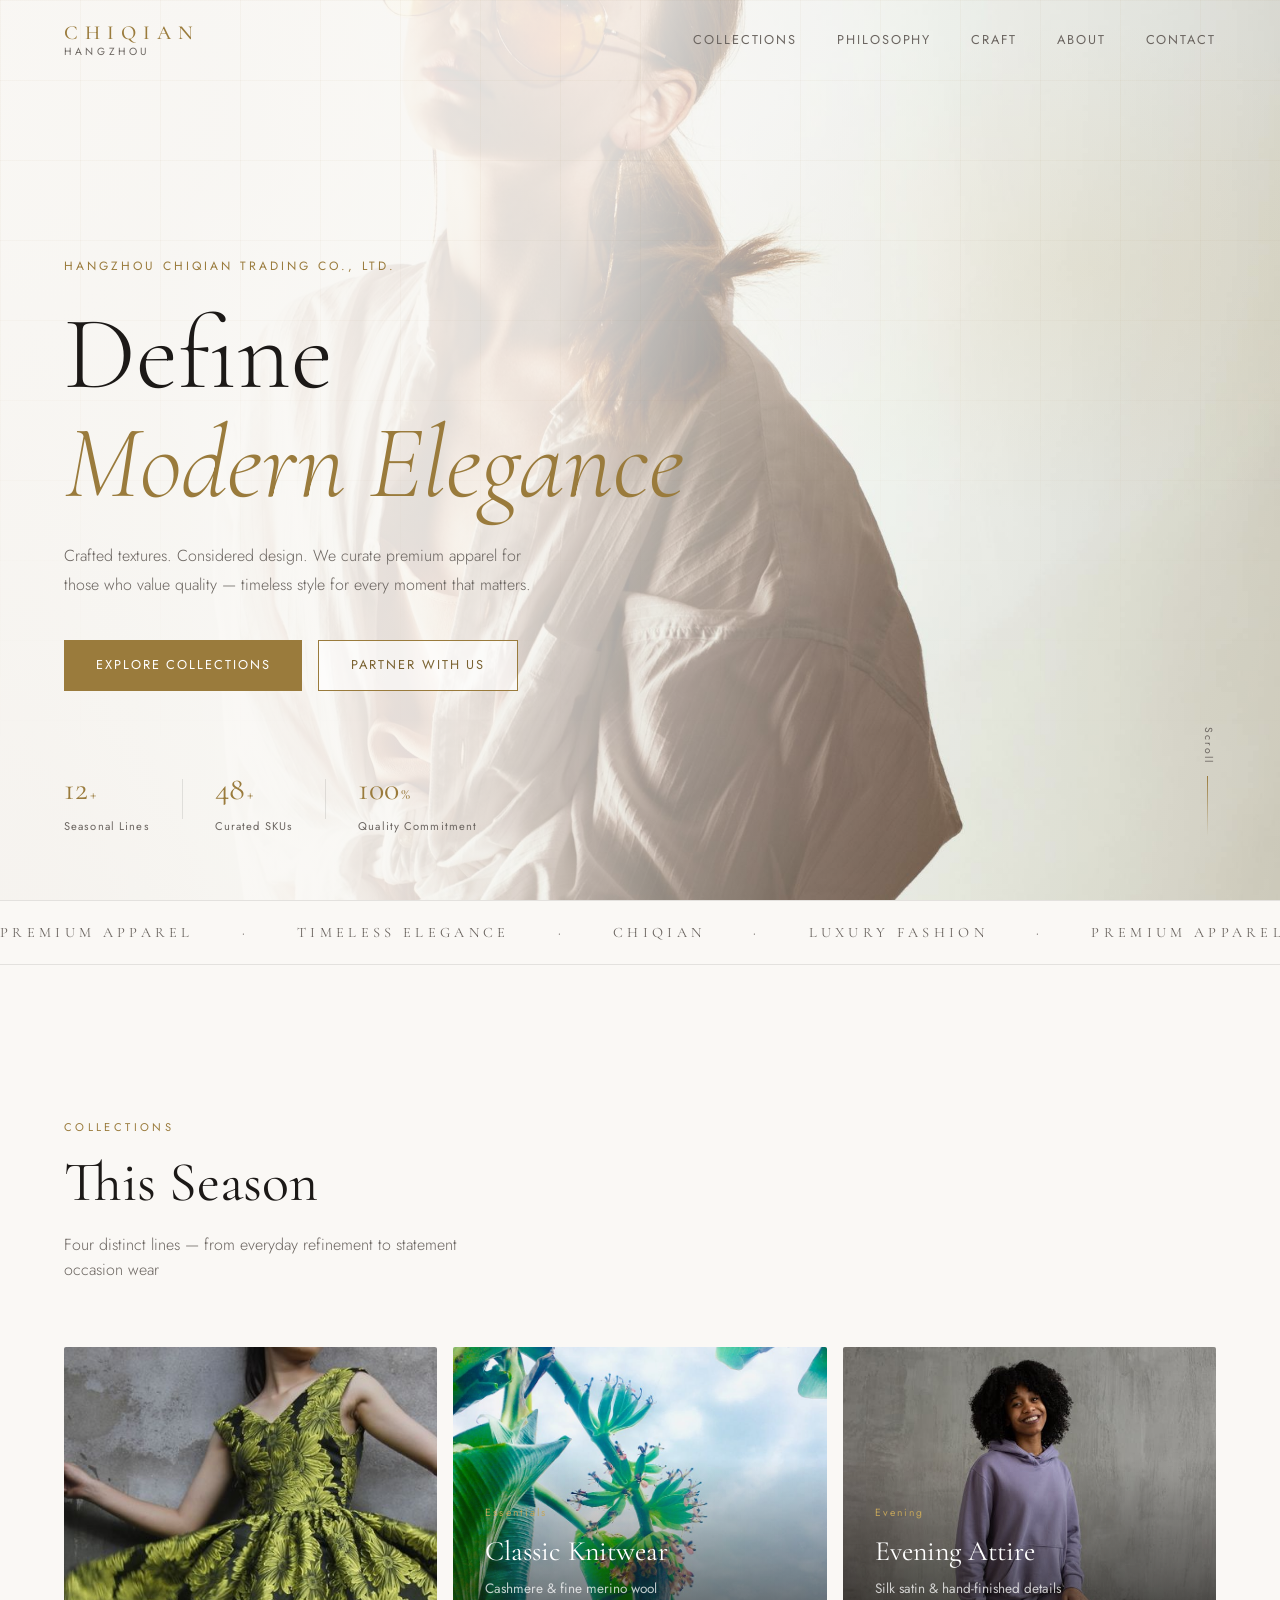
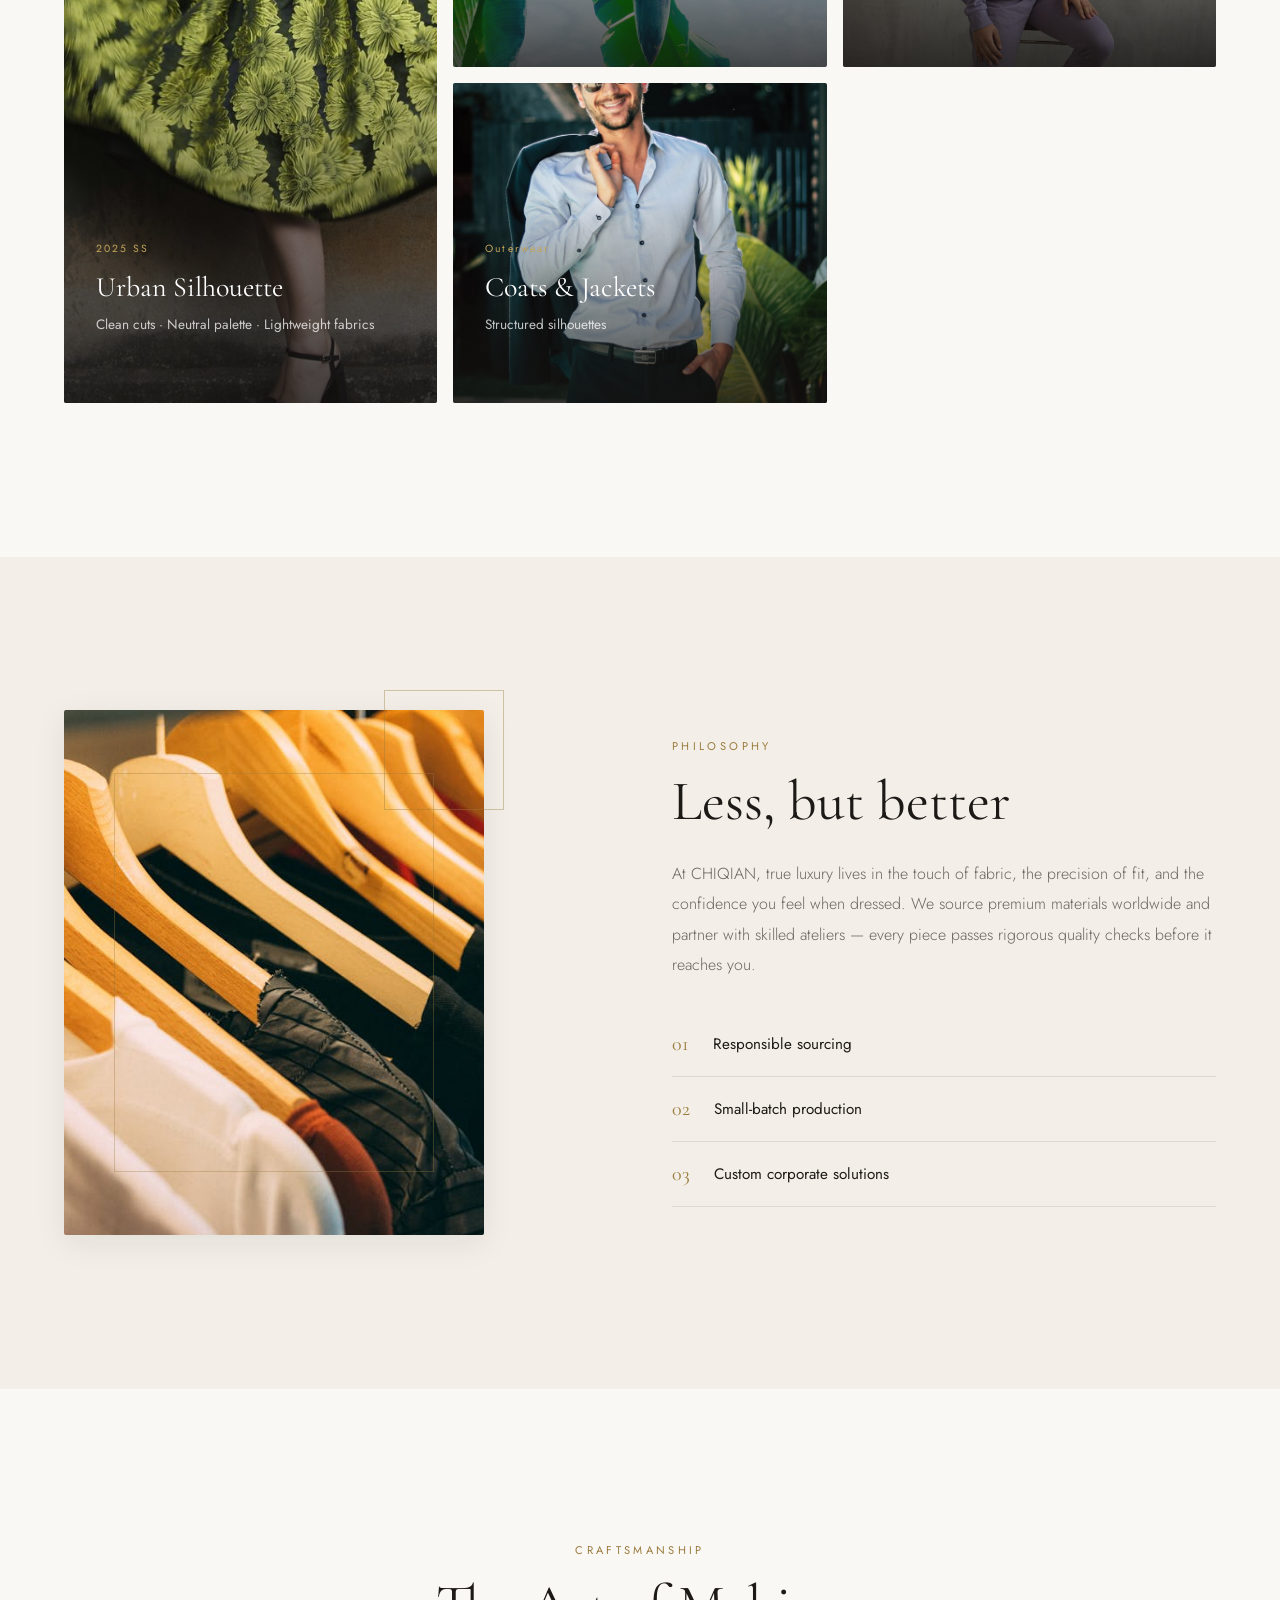
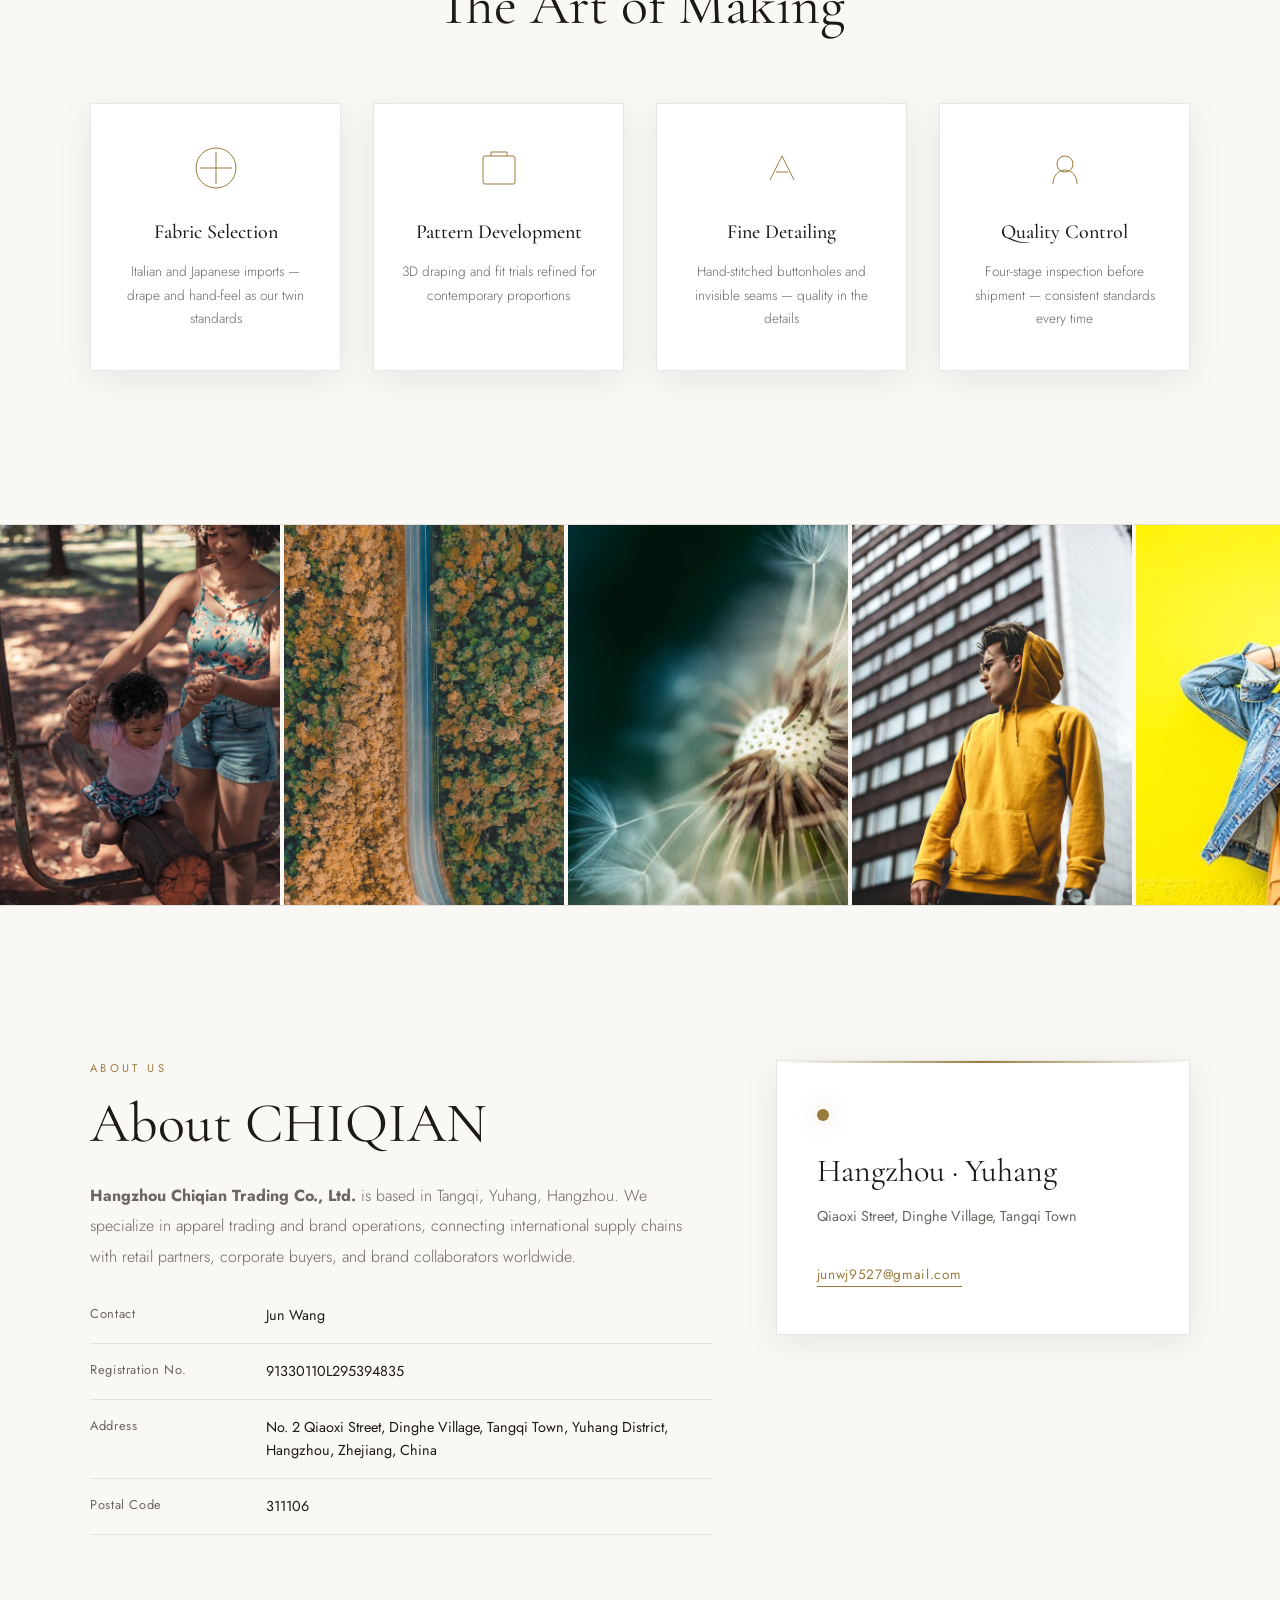
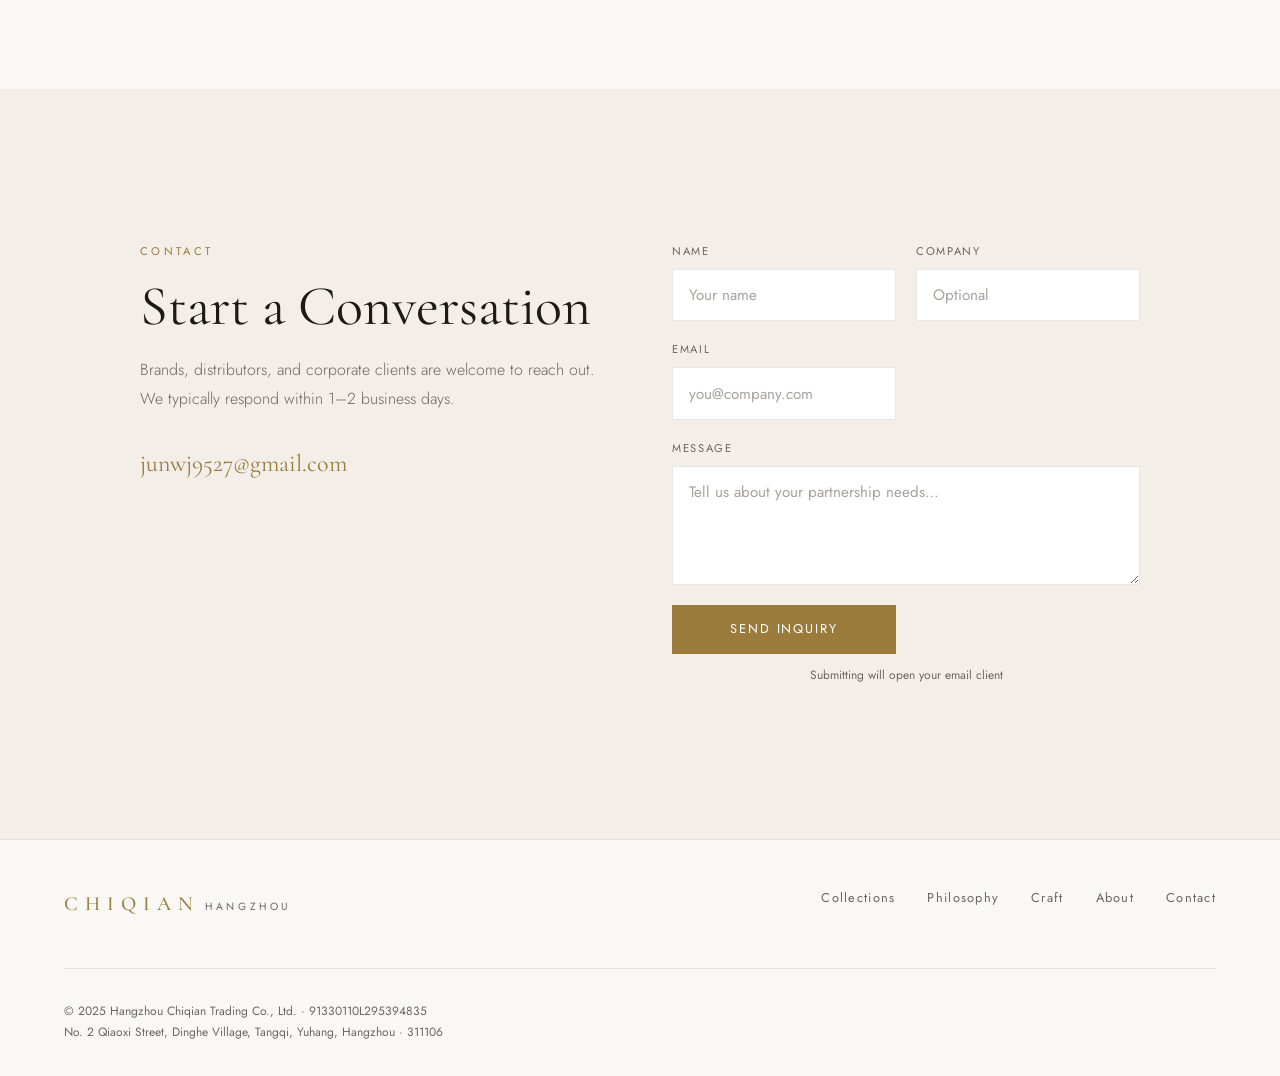
<file: index.html>
<!DOCTYPE html>
<html lang="en">
<head>
  <meta charset="UTF-8" />
  <meta name="viewport" content="width=device-width, initial-scale=1.0" />
  <meta name="description" content="Hangzhou Chiqian Trading Co., Ltd. — Premium apparel and fashion, crafted with timeless elegance." />
  <title>CHIQIAN · Premium Apparel & Fashion</title>
  <link rel="preconnect" href="https://fonts.googleapis.com" />
  <link rel="preconnect" href="https://fonts.gstatic.com" crossorigin />
  <link href="https://fonts.googleapis.com/css2?family=Cormorant+Garamond:ital,wght@0,300;0,400;0,500;0,600;1,300;1,400&family=Jost:wght@300;400;500&display=swap" rel="stylesheet" />
  <link rel="stylesheet" href="styles.css" />
</head>
<body>
  <div class="cursor-glow" aria-hidden="true"></div>

  <header class="header" id="header">
    <a href="#" class="logo">
      <span class="logo-en">CHIQIAN</span>
      <span class="logo-sub">Hangzhou</span>
    </a>
    <nav class="nav" aria-label="Main navigation">
      <a href="#collections">Collections</a>
      <a href="#philosophy">Philosophy</a>
      <a href="#craft">Craft</a>
      <a href="#about">About</a>
      <a href="#contact">Contact</a>
    </nav>
    <button class="menu-toggle" aria-label="Open menu" aria-expanded="false">
      <span></span><span></span>
    </button>
  </header>

  <div class="mobile-nav" id="mobileNav" aria-hidden="true">
    <a href="#collections">Collections</a>
    <a href="#philosophy">Philosophy</a>
    <a href="#craft">Craft</a>
    <a href="#about">About</a>
    <a href="#contact">Contact</a>
  </div>

  <main>
    <section class="hero" id="hero">
      <div class="hero-bg">
        <img
          class="hero-bg-img"
          src="images/hero.jpg"
          alt=""
          fetchpriority="high"
        />
        <div class="hero-gradient"></div>
        <div class="hero-lines" aria-hidden="true"></div>
      </div>
      <div class="hero-content">
        <p class="hero-tag">Hangzhou Chiqian Trading Co., Ltd.</p>
        <h1 class="hero-title">
          <span class="line">Define</span>
          <span class="line accent">Modern Elegance</span>
        </h1>
        <p class="hero-desc">Crafted textures. Considered design. We curate premium apparel for those who value quality — timeless style for every moment that matters.</p>
        <div class="hero-cta">
          <a href="#collections" class="btn btn-primary">Explore Collections</a>
          <a href="#contact" class="btn btn-outline">Partner With Us</a>
        </div>
      </div>
      <div class="hero-scroll" aria-hidden="true">
        <span>Scroll</span>
        <div class="scroll-line"></div>
      </div>
      <div class="hero-stats">
        <div class="stat">
          <span class="stat-num" data-count="12">0</span>
          <span class="stat-label">Seasonal Lines</span>
        </div>
        <div class="stat-divider"></div>
        <div class="stat">
          <span class="stat-num" data-count="48">0</span>
          <span class="stat-label">Curated SKUs</span>
        </div>
        <div class="stat-divider"></div>
        <div class="stat stat--percent">
          <span class="stat-num" data-count="100" data-suffix="%">0</span>
          <span class="stat-label">Quality Commitment</span>
        </div>
      </div>
    </section>

    <section class="marquee" aria-hidden="true">
      <div class="marquee-track">
        <span>PREMIUM APPAREL</span>
        <span>·</span>
        <span>TIMELESS ELEGANCE</span>
        <span>·</span>
        <span>CHIQIAN</span>
        <span>·</span>
        <span>LUXURY FASHION</span>
        <span>·</span>
        <span>PREMIUM APPAREL</span>
        <span>·</span>
        <span>TIMELESS ELEGANCE</span>
        <span>·</span>
        <span>CHIQIAN</span>
        <span>·</span>
        <span>LUXURY FASHION</span>
        <span>·</span>
      </div>
    </section>

    <section class="section collections" id="collections">
      <div class="section-header">
        <span class="section-label">Collections</span>
        <h2 class="section-title">This Season</h2>
        <p class="section-sub">Four distinct lines — from everyday refinement to statement occasion wear</p>
      </div>
      <div class="collection-grid">
        <article class="collection-card collection-card--large" data-reveal>
          <div class="card-visual">
            <img src="images/collection-urban.jpg" alt="Urban Silhouette — tailored streetwear" loading="lazy" />
          </div>
          <div class="card-overlay">
            <span class="card-season">2025 SS</span>
            <h3>Urban Silhouette</h3>
            <p>Clean cuts · Neutral palette · Lightweight fabrics</p>
            <a href="#contact" class="card-link">Inquire →</a>
          </div>
        </article>
        <article class="collection-card" data-reveal>
          <div class="card-visual">
            <img src="images/collection-knit.jpg" alt="Classic Knitwear — cashmere and wool" loading="lazy" />
          </div>
          <div class="card-overlay">
            <span class="card-season">Essentials</span>
            <h3>Classic Knitwear</h3>
            <p>Cashmere & fine merino wool</p>
            <a href="#contact" class="card-link">Inquire →</a>
          </div>
        </article>
        <article class="collection-card" data-reveal>
          <div class="card-visual">
            <img src="images/collection-evening.jpg" alt="Evening Attire — silk and evening dress" loading="lazy" />
          </div>
          <div class="card-overlay">
            <span class="card-season">Evening</span>
            <h3>Evening Attire</h3>
            <p>Silk satin & hand-finished details</p>
            <a href="#contact" class="card-link">Inquire →</a>
          </div>
        </article>
        <article class="collection-card" data-reveal>
          <div class="card-visual">
            <img src="images/collection-coat.jpg" alt="Outerwear — structured coats and jackets" loading="lazy" />
          </div>
          <div class="card-overlay">
            <span class="card-season">Outerwear</span>
            <h3>Coats & Jackets</h3>
            <p>Structured silhouettes</p>
            <a href="#contact" class="card-link">Inquire →</a>
          </div>
        </article>
      </div>
    </section>

    <section class="section philosophy" id="philosophy">
      <div class="philosophy-inner">
        <div class="philosophy-visual" data-reveal>
          <div class="philosophy-frame">
            <img
              class="philosophy-img"
              src="images/philosophy.jpg"
              alt="Fabric and garment craftsmanship"
              loading="lazy"
            />
            <div class="philosophy-accent"></div>
          </div>
        </div>
        <div class="philosophy-text" data-reveal>
          <span class="section-label">Philosophy</span>
          <h2 class="section-title">Less, but better</h2>
          <p>At CHIQIAN, true luxury lives in the touch of fabric, the precision of fit, and the confidence you feel when dressed. We source premium materials worldwide and partner with skilled ateliers — every piece passes rigorous quality checks before it reaches you.</p>
          <ul class="philosophy-list">
            <li><span>01</span> Responsible sourcing</li>
            <li><span>02</span> Small-batch production</li>
            <li><span>03</span> Custom corporate solutions</li>
          </ul>
        </div>
      </div>
    </section>

    <section class="section craft" id="craft">
      <div class="section-header center">
        <span class="section-label">Craftsmanship</span>
        <h2 class="section-title">The Art of Making</h2>
      </div>
      <div class="craft-grid">
        <div class="craft-item" data-reveal>
          <div class="craft-icon">
            <svg viewBox="0 0 48 48" fill="none" stroke="currentColor" stroke-width="1"><path d="M8 24h32M24 8v32"/><circle cx="24" cy="24" r="20"/></svg>
          </div>
          <h3>Fabric Selection</h3>
          <p>Italian and Japanese imports — drape and hand-feel as our twin standards</p>
        </div>
        <div class="craft-item" data-reveal>
          <div class="craft-icon">
            <svg viewBox="0 0 48 48" fill="none" stroke="currentColor" stroke-width="1"><rect x="8" y="12" width="32" height="28" rx="2"/><path d="M16 12V8h16v4"/></svg>
          </div>
          <h3>Pattern Development</h3>
          <p>3D draping and fit trials refined for contemporary proportions</p>
        </div>
        <div class="craft-item" data-reveal>
          <div class="craft-icon">
            <svg viewBox="0 0 48 48" fill="none" stroke="currentColor" stroke-width="1"><path d="M12 36l12-24 12 24"/><path d="M18 28h12"/></svg>
          </div>
          <h3>Fine Detailing</h3>
          <p>Hand-stitched buttonholes and invisible seams — quality in the details</p>
        </div>
        <div class="craft-item" data-reveal>
          <div class="craft-icon">
            <svg viewBox="0 0 48 48" fill="none" stroke="currentColor" stroke-width="1"><circle cx="24" cy="20" r="8"/><path d="M12 40c0-8 5.4-14 12-14s12 6 12 14"/></svg>
          </div>
          <h3>Quality Control</h3>
          <p>Four-stage inspection before shipment — consistent standards every time</p>
        </div>
      </div>
    </section>

    <section class="section lookbook" aria-label="Lookbook gallery">
      <div class="lookbook-track">
        <figure class="lookbook-item"><img src="images/lookbook-1.jpg" alt="Fashion look 1" loading="lazy" /></figure>
        <figure class="lookbook-item"><img src="images/lookbook-2.jpg" alt="Fashion look 2" loading="lazy" /></figure>
        <figure class="lookbook-item"><img src="images/lookbook-3.jpg" alt="Fashion look 3" loading="lazy" /></figure>
        <figure class="lookbook-item"><img src="images/lookbook-4.jpg" alt="Fashion look 4" loading="lazy" /></figure>
        <figure class="lookbook-item"><img src="images/lookbook-5.jpg" alt="Fashion look 5" loading="lazy" /></figure>
        <figure class="lookbook-item"><img src="images/lookbook-1.jpg" alt="" loading="lazy" aria-hidden="true" /></figure>
        <figure class="lookbook-item"><img src="images/lookbook-2.jpg" alt="" loading="lazy" aria-hidden="true" /></figure>
        <figure class="lookbook-item"><img src="images/lookbook-3.jpg" alt="" loading="lazy" aria-hidden="true" /></figure>
        <figure class="lookbook-item"><img src="images/lookbook-4.jpg" alt="" loading="lazy" aria-hidden="true" /></figure>
        <figure class="lookbook-item"><img src="images/lookbook-5.jpg" alt="" loading="lazy" aria-hidden="true" /></figure>
      </div>
    </section>

    <section class="section about" id="about">
      <div class="about-inner">
        <div class="about-text" data-reveal>
          <span class="section-label">About Us</span>
          <h2 class="section-title">About CHIQIAN</h2>
          <p><strong>Hangzhou Chiqian Trading Co., Ltd.</strong> is based in Tangqi, Yuhang, Hangzhou. We specialize in apparel trading and brand operations, connecting international supply chains with retail partners, corporate buyers, and brand collaborators worldwide.</p>
          <div class="about-info">
            <div class="info-row">
              <span class="info-label">Contact</span>
              <span class="info-value">Jun Wang</span>
            </div>
            <div class="info-row">
              <span class="info-label">Registration No.</span>
              <span class="info-value">91330110L295394835</span>
            </div>
            <div class="info-row">
              <span class="info-label">Address</span>
              <span class="info-value">No. 2 Qiaoxi Street, Dinghe Village, Tangqi Town, Yuhang District, Hangzhou, Zhejiang, China</span>
            </div>
            <div class="info-row">
              <span class="info-label">Postal Code</span>
              <span class="info-value">311106</span>
            </div>
          </div>
        </div>
        <div class="about-map" data-reveal>
          <div class="map-card">
            <div class="map-pin"></div>
            <p class="map-city">Hangzhou · Yuhang</p>
            <p class="map-address">Qiaoxi Street, Dinghe Village, Tangqi Town</p>
            <a href="mailto:junwj9527@gmail.com" class="map-email">junwj9527@gmail.com</a>
          </div>
        </div>
      </div>
    </section>

    <section class="section contact" id="contact">
      <div class="contact-inner">
        <div class="contact-intro" data-reveal>
          <span class="section-label">Contact</span>
          <h2 class="section-title">Start a Conversation</h2>
          <p>Brands, distributors, and corporate clients are welcome to reach out. We typically respond within 1–2 business days.</p>
          <a href="mailto:junwj9527@gmail.com" class="contact-email">junwj9527@gmail.com</a>
        </div>
        <form class="contact-form" data-reveal id="contactForm">
          <div class="form-group">
            <label for="name">Name</label>
            <input type="text" id="name" name="name" placeholder="Your name" required />
          </div>
          <div class="form-group">
            <label for="company">Company</label>
            <input type="text" id="company" name="company" placeholder="Optional" />
          </div>
          <div class="form-group">
            <label for="email">Email</label>
            <input type="email" id="email" name="email" placeholder="you@company.com" required />
          </div>
          <div class="form-group form-group--full">
            <label for="message">Message</label>
            <textarea id="message" name="message" rows="4" placeholder="Tell us about your partnership needs…" required></textarea>
          </div>
          <button type="submit" class="btn btn-primary btn-full">Send Inquiry</button>
          <p class="form-note">Submitting will open your email client</p>
        </form>
      </div>
    </section>
  </main>

  <footer class="footer">
    <div class="footer-top">
      <a href="#" class="footer-logo">
        <span class="logo-en">CHIQIAN</span>
        <span class="logo-sub">Hangzhou</span>
      </a>
      <nav class="footer-nav">
        <a href="#collections">Collections</a>
        <a href="#philosophy">Philosophy</a>
        <a href="#craft">Craft</a>
        <a href="#about">About</a>
        <a href="#contact">Contact</a>
      </nav>
    </div>
    <div class="footer-bottom">
      <p>© 2025 Hangzhou Chiqian Trading Co., Ltd. · 91330110L295394835</p>
      <p>No. 2 Qiaoxi Street, Dinghe Village, Tangqi, Yuhang, Hangzhou · 311106</p>
    </div>
  </footer>

  <div class="toast" id="toast" role="status" aria-live="polite"></div>

  <script src="script.js"></script>
</body>
</html>
</file>
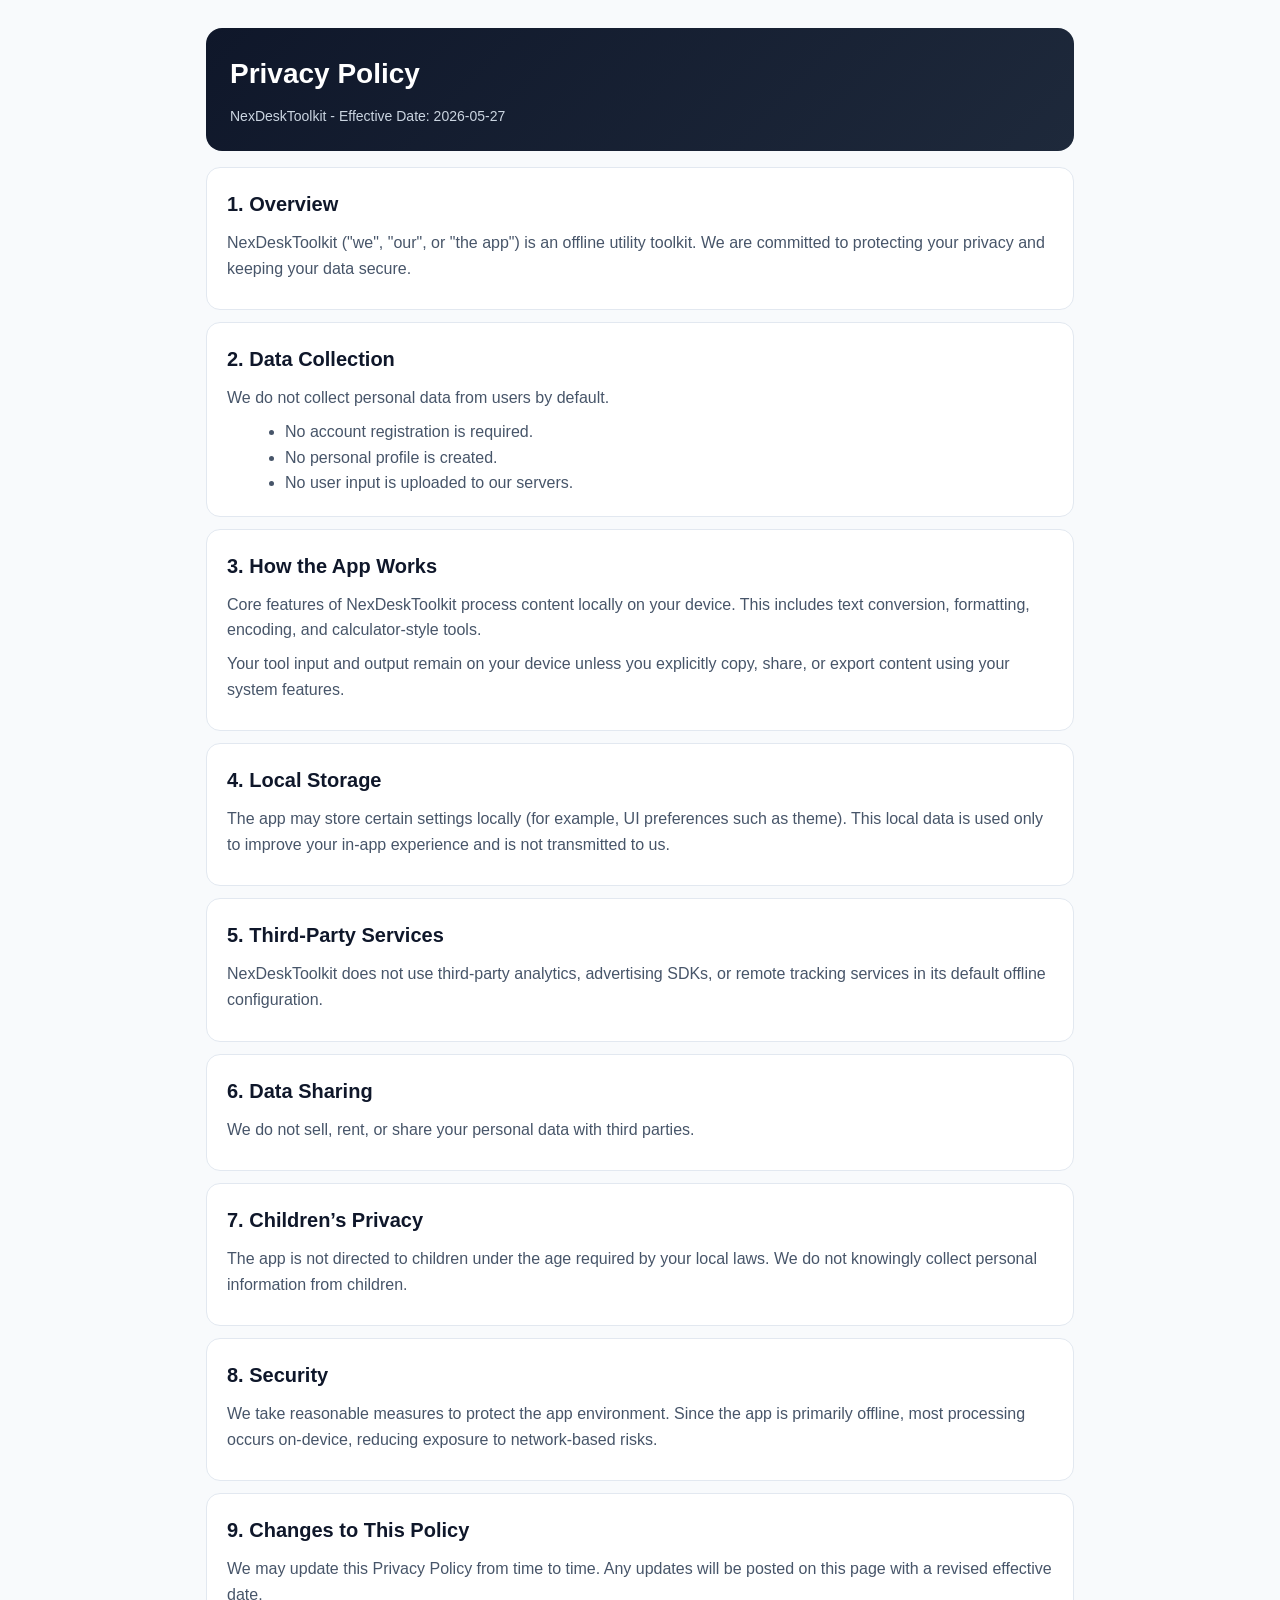
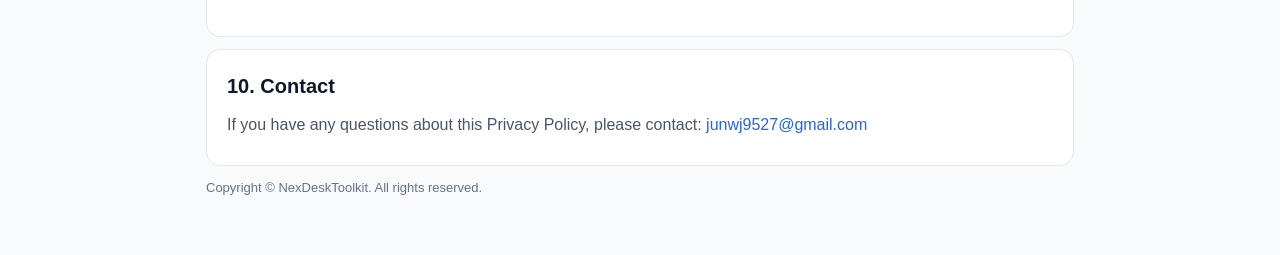
<file: privacy-policy.html>
<!doctype html>
<html lang="en">
<head>
  <meta charset="utf-8" />
  <meta name="viewport" content="width=device-width, initial-scale=1" />
  <title>NexDeskToolkit Privacy Policy</title>
  <style>
    :root {
      --bg: #f8fafc;
      --card: #ffffff;
      --text: #0f172a;
      --muted: #475569;
      --primary: #2563eb;
      --border: #e2e8f0;
    }
    * { box-sizing: border-box; }
    body {
      margin: 0;
      font-family: -apple-system, BlinkMacSystemFont, "Segoe UI", Roboto, Arial, sans-serif;
      background: var(--bg);
      color: var(--text);
      line-height: 1.6;
    }
    .wrap {
      max-width: 900px;
      margin: 0 auto;
      padding: 28px 16px 48px;
    }
    .hero {
      background: linear-gradient(135deg, #0f172a, #1e293b);
      color: #fff;
      border-radius: 16px;
      padding: 24px;
      margin-bottom: 16px;
    }
    .hero h1 {
      margin: 0 0 8px;
      font-size: 28px;
    }
    .hero p {
      margin: 0;
      color: #cbd5e1;
      font-size: 14px;
    }
    .card {
      background: var(--card);
      border: 1px solid var(--border);
      border-radius: 14px;
      padding: 20px;
      margin-bottom: 12px;
    }
    h2 {
      margin: 0 0 10px;
      font-size: 20px;
    }
    p {
      margin: 8px 0;
      color: var(--muted);
    }
    ul {
      margin: 8px 0 0 18px;
      color: var(--muted);
    }
    a {
      color: var(--primary);
      text-decoration: none;
    }
    a:hover { text-decoration: underline; }
    .footer {
      margin-top: 8px;
      font-size: 13px;
      color: #64748b;
    }
  </style>
</head>
<body>
  <main class="wrap">
    <section class="hero">
      <h1>Privacy Policy</h1>
      <p>NexDeskToolkit - Effective Date: 2026-05-27</p>
    </section>

    <section class="card">
      <h2>1. Overview</h2>
      <p>
        NexDeskToolkit ("we", "our", or "the app") is an offline utility toolkit.
        We are committed to protecting your privacy and keeping your data secure.
      </p>
    </section>

    <section class="card">
      <h2>2. Data Collection</h2>
      <p>We do not collect personal data from users by default.</p>
      <ul>
        <li>No account registration is required.</li>
        <li>No personal profile is created.</li>
        <li>No user input is uploaded to our servers.</li>
      </ul>
    </section>

    <section class="card">
      <h2>3. How the App Works</h2>
      <p>
        Core features of NexDeskToolkit process content locally on your device.
        This includes text conversion, formatting, encoding, and calculator-style tools.
      </p>
      <p>
        Your tool input and output remain on your device unless you explicitly copy, share,
        or export content using your system features.
      </p>
    </section>

    <section class="card">
      <h2>4. Local Storage</h2>
      <p>
        The app may store certain settings locally (for example, UI preferences such as theme).
        This local data is used only to improve your in-app experience and is not transmitted to us.
      </p>
    </section>

    <section class="card">
      <h2>5. Third-Party Services</h2>
      <p>
        NexDeskToolkit does not use third-party analytics, advertising SDKs,
        or remote tracking services in its default offline configuration.
      </p>
    </section>

    <section class="card">
      <h2>6. Data Sharing</h2>
      <p>
        We do not sell, rent, or share your personal data with third parties.
      </p>
    </section>

    <section class="card">
      <h2>7. Children’s Privacy</h2>
      <p>
        The app is not directed to children under the age required by your local laws.
        We do not knowingly collect personal information from children.
      </p>
    </section>

    <section class="card">
      <h2>8. Security</h2>
      <p>
        We take reasonable measures to protect the app environment.
        Since the app is primarily offline, most processing occurs on-device,
        reducing exposure to network-based risks.
      </p>
    </section>

    <section class="card">
      <h2>9. Changes to This Policy</h2>
      <p>
        We may update this Privacy Policy from time to time.
        Any updates will be posted on this page with a revised effective date.
      </p>
    </section>

    <section class="card">
      <h2>10. Contact</h2>
      <p>
        If you have any questions about this Privacy Policy, please contact:
        <a href="mailto:junwj9527@gmail.com">junwj9527@gmail.com</a>
      </p>
    </section>

    <p class="footer">Copyright © NexDeskToolkit. All rights reserved.</p>
  </main>
</body>
</html>
</file>
<file: styles.css>
/* ===== Variables ===== */
:root {
  --bg: #faf8f5;
  --bg-elevated: #f3efe8;
  --bg-card: #ffffff;
  --text: #1c1917;
  --text-muted: #6b6560;
  --accent: #9a7b3c;
  --accent-light: #c4a55a;
  --accent-dark: #7a6230;
  --on-accent: #ffffff;
  --border: rgba(28, 25, 23, 0.1);
  --shadow: 0 8px 32px rgba(28, 25, 23, 0.08);
  --font-display: "Cormorant Garamond", Georgia, serif;
  --font-body: "Jost", system-ui, sans-serif;
  --ease: cubic-bezier(0.22, 1, 0.36, 1);
  --header-h: 80px;
}

/* ===== Reset ===== */
*,
*::before,
*::after {
  box-sizing: border-box;
  margin: 0;
  padding: 0;
}

html {
  scroll-behavior: smooth;
  font-size: 16px;
}

body {
  font-family: var(--font-body);
  background: var(--bg);
  color: var(--text);
  line-height: 1.6;
  overflow-x: hidden;
  -webkit-font-smoothing: antialiased;
}

a {
  color: inherit;
  text-decoration: none;
}

img {
  max-width: 100%;
  display: block;
}

button {
  font: inherit;
  cursor: pointer;
  border: none;
  background: none;
  color: inherit;
}

/* ===== Cursor glow (desktop) ===== */
.cursor-glow {
  position: fixed;
  width: 400px;
  height: 400px;
  border-radius: 50%;
  background: radial-gradient(circle, rgba(196, 165, 90, 0.12) 0%, transparent 70%);
  pointer-events: none;
  z-index: 9999;
  transform: translate(-50%, -50%);
  opacity: 0;
  transition: opacity 0.4s;
}

@media (hover: hover) and (pointer: fine) {
  body:hover .cursor-glow {
    opacity: 1;
  }
}

/* ===== Header ===== */
.header {
  position: fixed;
  top: 0;
  left: 0;
  right: 0;
  z-index: 1000;
  height: var(--header-h);
  display: flex;
  align-items: center;
  justify-content: space-between;
  padding: 0 clamp(1.5rem, 5vw, 4rem);
  transition: background 0.4s var(--ease), backdrop-filter 0.4s;
}

.header.scrolled {
  background: rgba(250, 248, 245, 0.92);
  backdrop-filter: blur(20px);
  border-bottom: 1px solid var(--border);
  box-shadow: var(--shadow);
}

.logo {
  display: flex;
  flex-direction: column;
  line-height: 1.1;
}

.logo-en {
  font-family: var(--font-display);
  font-size: 1.25rem;
  font-weight: 500;
  letter-spacing: 0.35em;
  color: var(--accent);
}

.logo-sub {
  font-size: 0.65rem;
  letter-spacing: 0.35em;
  text-transform: uppercase;
  color: var(--text-muted);
  margin-top: 2px;
}

.nav {
  display: flex;
  gap: 2.5rem;
}

.nav a {
  font-size: 0.8rem;
  letter-spacing: 0.15em;
  text-transform: uppercase;
  color: var(--text-muted);
  transition: color 0.3s;
  position: relative;
}

.nav a::after {
  content: "";
  position: absolute;
  bottom: -4px;
  left: 0;
  width: 0;
  height: 1px;
  background: var(--accent);
  transition: width 0.3s var(--ease);
}

.nav a:hover {
  color: var(--text);
}

.nav a:hover::after {
  width: 100%;
}

.menu-toggle {
  display: none;
  flex-direction: column;
  gap: 6px;
  padding: 8px;
}

.menu-toggle span {
  display: block;
  width: 24px;
  height: 1px;
  background: var(--text);
  transition: transform 0.3s, opacity 0.3s;
}

.menu-toggle.active span:first-child {
  transform: translateY(3.5px) rotate(45deg);
}

.menu-toggle.active span:last-child {
  transform: translateY(-3.5px) rotate(-45deg);
}

.mobile-nav {
  position: fixed;
  inset: 0;
  z-index: 999;
  background: var(--bg);
  display: flex;
  flex-direction: column;
  align-items: center;
  justify-content: center;
  gap: 2rem;
  opacity: 0;
  visibility: hidden;
  transition: opacity 0.4s, visibility 0.4s;
}

.mobile-nav.open {
  opacity: 1;
  visibility: visible;
}

.mobile-nav a {
  font-family: var(--font-display);
  font-size: 2rem;
  letter-spacing: 0.1em;
}

/* ===== Hero ===== */
.hero {
  position: relative;
  min-height: 100vh;
  display: flex;
  align-items: center;
  padding: calc(var(--header-h) + 2rem) clamp(1.5rem, 5vw, 4rem) 4rem;
  overflow: hidden;
}

.hero-bg {
  position: absolute;
  inset: 0;
  z-index: 0;
}

.hero-bg-img {
  position: absolute;
  inset: 0;
  width: 100%;
  height: 100%;
  object-fit: cover;
  object-position: center 20%;
}

.hero-gradient {
  position: absolute;
  inset: 0;
  background:
    linear-gradient(105deg, rgba(250, 248, 245, 0.97) 0%, rgba(250, 248, 245, 0.88) 42%, rgba(250, 248, 245, 0.35) 68%, transparent 100%),
    radial-gradient(ellipse 60% 50% at 85% 30%, rgba(196, 165, 90, 0.15) 0%, transparent 55%);
}

.hero-lines {
  position: absolute;
  inset: 0;
  background-image:
    linear-gradient(90deg, rgba(154, 123, 60, 0.04) 1px, transparent 1px),
    linear-gradient(rgba(154, 123, 60, 0.04) 1px, transparent 1px);
  background-size: 80px 80px;
  mask-image: linear-gradient(180deg, black 20%, transparent 85%);
  pointer-events: none;
}

.hero-content {
  position: relative;
  z-index: 1;
  max-width: 720px;
}

.hero-tag {
  font-size: 0.75rem;
  letter-spacing: 0.25em;
  color: var(--accent);
  text-transform: uppercase;
  margin-bottom: 1.5rem;
  opacity: 0;
  animation: fadeUp 0.8s var(--ease) 0.2s forwards;
}

.hero-title {
  font-family: var(--font-display);
  font-weight: 300;
  line-height: 1.05;
  margin-bottom: 1.5rem;
}

.hero-title .line {
  display: block;
  font-size: clamp(3rem, 10vw, 6.5rem);
  opacity: 0;
  animation: fadeUp 0.9s var(--ease) forwards;
}

.hero-title .line:first-child {
  animation-delay: 0.35s;
}

.hero-title .line.accent {
  font-style: italic;
  color: var(--accent);
  animation-delay: 0.5s;
}

.hero-desc {
  font-size: 1rem;
  font-weight: 300;
  color: var(--text-muted);
  max-width: 480px;
  margin-bottom: 2.5rem;
  line-height: 1.8;
  opacity: 0;
  animation: fadeUp 0.8s var(--ease) 0.65s forwards;
}

.hero-cta {
  display: flex;
  gap: 1rem;
  flex-wrap: wrap;
  opacity: 0;
  animation: fadeUp 0.8s var(--ease) 0.8s forwards;
}

@keyframes fadeUp {
  from {
    opacity: 0;
    transform: translateY(24px);
  }
  to {
    opacity: 1;
    transform: translateY(0);
  }
}

.btn {
  display: inline-flex;
  align-items: center;
  justify-content: center;
  padding: 0.9rem 2rem;
  font-size: 0.8rem;
  letter-spacing: 0.15em;
  text-transform: uppercase;
  transition: all 0.35s var(--ease);
}

.btn-primary {
  background: var(--accent);
  color: var(--on-accent);
}

.btn-primary:hover {
  background: var(--accent-dark);
  transform: translateY(-2px);
}

.btn-outline {
  border: 1px solid var(--accent);
  color: var(--accent-dark);
  background: rgba(255, 255, 255, 0.6);
}

.btn-outline:hover {
  border-color: var(--accent);
  color: var(--accent);
}

.btn-full {
  width: 100%;
}

.hero-scroll {
  position: absolute;
  right: clamp(1.5rem, 5vw, 4rem);
  bottom: 4rem;
  display: flex;
  flex-direction: column;
  align-items: center;
  gap: 0.75rem;
  z-index: 1;
}

.hero-scroll span {
  font-size: 0.65rem;
  letter-spacing: 0.2em;
  writing-mode: vertical-rl;
  color: var(--text-muted);
}

.scroll-line {
  width: 1px;
  height: 60px;
  background: linear-gradient(180deg, var(--accent), transparent);
  animation: scrollPulse 2s ease-in-out infinite;
}

@keyframes scrollPulse {
  0%, 100% { opacity: 0.4; transform: scaleY(0.8); }
  50% { opacity: 1; transform: scaleY(1); }
}

.hero-stats {
  position: absolute;
  bottom: 4rem;
  left: clamp(1.5rem, 5vw, 4rem);
  display: flex;
  align-items: center;
  gap: 2rem;
  z-index: 1;
}

.stat-num {
  font-family: var(--font-display);
  font-size: 2rem;
  color: var(--accent);
  display: block;
}

.stat-num::after {
  content: "+";
  font-size: 1rem;
  margin-left: 2px;
}

.stat--percent .stat-num::after {
  content: "%";
}

.stat-label {
  font-size: 0.7rem;
  letter-spacing: 0.1em;
  color: var(--text-muted);
  display: block;
  margin-top: 4px;
}

.stat-divider {
  width: 1px;
  height: 40px;
  background: var(--border);
}

/* ===== Marquee ===== */
.marquee {
  padding: 1.25rem 0;
  border-block: 1px solid var(--border);
  overflow: hidden;
}

.marquee-track {
  display: flex;
  gap: 3rem;
  animation: marquee 30s linear infinite;
  white-space: nowrap;
}

.marquee-track span {
  font-family: var(--font-display);
  font-size: 0.9rem;
  letter-spacing: 0.3em;
  color: var(--text-muted);
  flex-shrink: 0;
}

@keyframes marquee {
  from { transform: translateX(0); }
  to { transform: translateX(-50%); }
}

/* ===== Sections ===== */
.section {
  padding: clamp(5rem, 12vw, 10rem) clamp(1.5rem, 5vw, 4rem);
}

.section-header {
  margin-bottom: 4rem;
}

.section-header.center {
  text-align: center;
}

.section-label {
  display: block;
  font-size: 0.7rem;
  letter-spacing: 0.3em;
  text-transform: uppercase;
  color: var(--accent);
  margin-bottom: 0.75rem;
}

.section-title {
  font-family: var(--font-display);
  font-size: clamp(2rem, 5vw, 3.5rem);
  font-weight: 400;
  line-height: 1.2;
}

.section-title em {
  font-style: italic;
  color: var(--accent);
}

.section-sub {
  margin-top: 1rem;
  color: var(--text-muted);
  font-weight: 300;
  max-width: 400px;
}

/* ===== Collections ===== */
.collection-grid {
  display: grid;
  grid-template-columns: repeat(3, 1fr);
  grid-template-rows: repeat(2, 320px);
  gap: 1rem;
}

.collection-card {
  position: relative;
  overflow: hidden;
  border-radius: 2px;
  cursor: pointer;
}

.collection-card--large {
  grid-row: span 2;
}

.card-visual {
  position: absolute;
  inset: 0;
  transition: transform 0.8s var(--ease);
}

.collection-card:hover .card-visual img {
  transform: scale(1.05);
}

.card-visual img {
  width: 100%;
  height: 100%;
  object-fit: cover;
  transition: transform 0.8s var(--ease);
}

.card-visual::after {
  content: "";
  position: absolute;
  inset: 0;
  background: linear-gradient(180deg, transparent 35%, rgba(20, 18, 16, 0.75) 100%);
  pointer-events: none;
}

.card-overlay {
  position: absolute;
  inset: 0;
  padding: 2rem;
  display: flex;
  flex-direction: column;
  justify-content: flex-end;
  z-index: 1;
}

.card-season {
  font-size: 0.65rem;
  letter-spacing: 0.2em;
  color: var(--accent-light);
  margin-bottom: 0.5rem;
}

.card-overlay h3 {
  font-family: var(--font-display);
  font-size: 1.75rem;
  font-weight: 400;
  margin-bottom: 0.25rem;
  color: #fff;
}

.card-overlay p {
  font-size: 0.85rem;
  color: rgba(255, 255, 255, 0.75);
  margin-bottom: 1rem;
}

.card-link {
  font-size: 0.75rem;
  letter-spacing: 0.1em;
  color: var(--accent-light);
  opacity: 0;
  transform: translateY(8px);
  transition: opacity 0.3s, transform 0.3s;
}

.collection-card:hover .card-link {
  opacity: 1;
  transform: translateY(0);
}

/* ===== Philosophy ===== */
.philosophy {
  background: var(--bg-elevated);
}

.philosophy-inner {
  display: grid;
  grid-template-columns: 1fr 1fr;
  gap: 4rem;
  align-items: center;
  max-width: 1200px;
  margin: 0 auto;
}

.philosophy-frame {
  position: relative;
  aspect-ratio: 4/5;
  max-width: 420px;
}

.philosophy-img {
  position: absolute;
  inset: 0;
  width: 100%;
  height: 100%;
  object-fit: cover;
  border-radius: 2px;
  box-shadow: var(--shadow);
}

.philosophy-frame::after {
  content: "";
  position: absolute;
  inset: 12%;
  border: 1px solid rgba(154, 123, 60, 0.35);
  pointer-events: none;
  z-index: 1;
}

.philosophy-accent {
  position: absolute;
  top: -20px;
  right: -20px;
  width: 120px;
  height: 120px;
  border: 1px solid var(--accent);
  opacity: 0.4;
}

.philosophy-text p {
  color: var(--text-muted);
  font-weight: 300;
  margin: 1.5rem 0 2rem;
  line-height: 1.9;
}

.philosophy-list {
  list-style: none;
}

.philosophy-list li {
  display: flex;
  align-items: center;
  gap: 1.5rem;
  padding: 1rem 0;
  border-bottom: 1px solid var(--border);
  font-size: 0.95rem;
}

.philosophy-list li span {
  font-family: var(--font-display);
  font-size: 1.25rem;
  color: var(--accent);
}

/* ===== Craft ===== */
.craft-grid {
  display: grid;
  grid-template-columns: repeat(4, 1fr);
  gap: 2rem;
  max-width: 1100px;
  margin: 0 auto;
}

.craft-item {
  text-align: center;
  padding: 2.5rem 1.5rem;
  border: 1px solid var(--border);
  transition: border-color 0.3s, transform 0.3s;
}

.craft-item {
  background: var(--bg-card);
  box-shadow: var(--shadow);
}

.craft-item:hover {
  border-color: rgba(154, 123, 60, 0.35);
  transform: translateY(-4px);
}

.craft-icon {
  width: 48px;
  height: 48px;
  margin: 0 auto 1.5rem;
  color: var(--accent);
}

.craft-item h3 {
  font-family: var(--font-display);
  font-size: 1.25rem;
  font-weight: 500;
  margin-bottom: 0.75rem;
}

.craft-item p {
  font-size: 0.85rem;
  color: var(--text-muted);
  font-weight: 300;
  line-height: 1.7;
}

/* ===== Lookbook ===== */
.lookbook {
  padding: 0;
  overflow: hidden;
  border-block: 1px solid var(--border);
}

.lookbook-track {
  display: flex;
  gap: 0;
  animation: lookbookScroll 40s linear infinite;
}

.lookbook-item {
  flex: 0 0 280px;
  height: 380px;
  margin: 0 4px 0 0;
  overflow: hidden;
}

.lookbook-item img {
  width: 100%;
  height: 100%;
  object-fit: cover;
  display: block;
}

@keyframes lookbookScroll {
  from { transform: translateX(0); }
  to { transform: translateX(-50%); }
}

/* ===== About ===== */
.about-inner {
  display: grid;
  grid-template-columns: 1.2fr 0.8fr;
  gap: 4rem;
  max-width: 1100px;
  margin: 0 auto;
  align-items: start;
}

.about-text p {
  color: var(--text-muted);
  font-weight: 300;
  line-height: 1.9;
  margin: 1.5rem 0 2rem;
}

.about-info {
  display: flex;
  flex-direction: column;
  gap: 1rem;
}

.info-row {
  display: grid;
  grid-template-columns: minmax(120px, 160px) 1fr;
  gap: 1rem;
  padding-bottom: 1rem;
  border-bottom: 1px solid var(--border);
  font-size: 0.9rem;
}

.info-label {
  color: var(--text-muted);
  font-size: 0.8rem;
  letter-spacing: 0.05em;
}

.map-card {
  background: var(--bg-card);
  border: 1px solid var(--border);
  padding: 3rem 2.5rem;
  position: relative;
  box-shadow: var(--shadow);
}

.map-card::before {
  content: "";
  position: absolute;
  top: 0;
  left: 0;
  right: 0;
  height: 2px;
  background: linear-gradient(90deg, transparent, var(--accent), transparent);
}

.map-pin {
  width: 12px;
  height: 12px;
  background: var(--accent);
  border-radius: 50%;
  margin-bottom: 1.5rem;
  box-shadow: 0 0 20px rgba(154, 123, 60, 0.35);
}

.map-city {
  font-family: var(--font-display);
  font-size: 2rem;
  margin-bottom: 0.5rem;
}

.map-address {
  color: var(--text-muted);
  font-size: 0.9rem;
  margin-bottom: 2rem;
  line-height: 1.7;
}

.map-email {
  font-size: 0.85rem;
  letter-spacing: 0.05em;
  color: var(--accent);
  border-bottom: 1px solid var(--accent);
  padding-bottom: 2px;
  transition: color 0.3s;
}

.map-email:hover {
  color: var(--accent-light);
}

/* ===== Contact ===== */
.contact {
  background: var(--bg-elevated);
}

.contact-inner {
  display: grid;
  grid-template-columns: 1fr 1fr;
  gap: 4rem;
  max-width: 1000px;
  margin: 0 auto;
  align-items: start;
}

.contact-intro p {
  color: var(--text-muted);
  font-weight: 300;
  margin: 1rem 0 2rem;
  line-height: 1.8;
}

.contact-email {
  font-family: var(--font-display);
  font-size: 1.5rem;
  color: var(--accent);
  transition: color 0.3s;
}

.contact-email:hover {
  color: var(--accent-light);
}

.contact-form {
  display: grid;
  grid-template-columns: 1fr 1fr;
  gap: 1.25rem;
}

.form-group {
  display: flex;
  flex-direction: column;
  gap: 0.5rem;
}

.form-group--full {
  grid-column: 1 / -1;
}

.form-group label {
  font-size: 0.7rem;
  letter-spacing: 0.15em;
  text-transform: uppercase;
  color: var(--text-muted);
}

.form-group input,
.form-group textarea {
  background: var(--bg-card);
  border: 1px solid var(--border);
  color: var(--text);
  padding: 0.9rem 1rem;
  font-family: inherit;
  font-size: 0.95rem;
  transition: border-color 0.3s;
  resize: vertical;
}

.form-group input:focus,
.form-group textarea:focus {
  outline: none;
  border-color: var(--accent);
}

.form-group input::placeholder,
.form-group textarea::placeholder {
  color: #a8a29e;
}

.form-note {
  grid-column: 1 / -1;
  font-size: 0.75rem;
  color: var(--text-muted);
  text-align: center;
  margin-top: -0.5rem;
}

/* ===== Footer ===== */
.footer {
  padding: 3rem clamp(1.5rem, 5vw, 4rem) 2rem;
  border-top: 1px solid var(--border);
}

.footer-top {
  display: flex;
  justify-content: space-between;
  align-items: flex-start;
  margin-bottom: 3rem;
  flex-wrap: wrap;
  gap: 2rem;
}

.footer-nav {
  display: flex;
  gap: 2rem;
}

.footer-nav a {
  font-size: 0.8rem;
  color: var(--text-muted);
  letter-spacing: 0.1em;
  transition: color 0.3s;
}

.footer-nav a:hover {
  color: var(--accent);
}

.footer-bottom {
  padding-top: 2rem;
  border-top: 1px solid var(--border);
}

.footer-bottom p {
  font-size: 0.75rem;
  color: var(--text-muted);
  line-height: 1.8;
}

/* ===== Reveal animation ===== */
[data-reveal] {
  opacity: 0;
  transform: translateY(32px);
  transition: opacity 0.8s var(--ease), transform 0.8s var(--ease);
}

[data-reveal].revealed {
  opacity: 1;
  transform: translateY(0);
}

/* ===== Toast ===== */
.toast {
  position: fixed;
  bottom: 2rem;
  left: 50%;
  transform: translateX(-50%) translateY(100px);
  background: var(--bg-card);
  border: 1px solid var(--accent);
  box-shadow: var(--shadow);
  color: var(--text);
  padding: 1rem 2rem;
  font-size: 0.9rem;
  z-index: 10000;
  opacity: 0;
  transition: transform 0.4s var(--ease), opacity 0.4s;
  pointer-events: none;
}

.toast.show {
  transform: translateX(-50%) translateY(0);
  opacity: 1;
}

/* ===== Responsive ===== */
@media (max-width: 1024px) {
  .collection-grid {
    grid-template-columns: 1fr 1fr;
    grid-template-rows: auto;
  }

  .collection-card--large {
    grid-row: span 1;
    grid-column: span 2;
    min-height: 400px;
  }

  .craft-grid {
    grid-template-columns: repeat(2, 1fr);
  }

  .philosophy-inner,
  .about-inner,
  .contact-inner {
    grid-template-columns: 1fr;
  }
}

@media (max-width: 768px) {
  .nav {
    display: none;
  }

  .menu-toggle {
    display: flex;
  }

  .hero-stats {
    display: none;
  }

  .hero-scroll {
    display: none;
  }

  .collection-grid {
    grid-template-columns: 1fr;
  }

  .collection-card--large {
    grid-column: span 1;
    min-height: 360px;
  }

  .collection-grid {
    grid-template-rows: auto;
  }

  .collection-card {
    min-height: 280px;
  }

  .craft-grid {
    grid-template-columns: 1fr;
  }

  .contact-form {
    grid-template-columns: 1fr;
  }

  .info-row {
    grid-template-columns: 1fr;
    gap: 0.25rem;
  }

  .footer-top {
    flex-direction: column;
  }

  .footer-nav {
    flex-wrap: wrap;
  }
}
</file>
